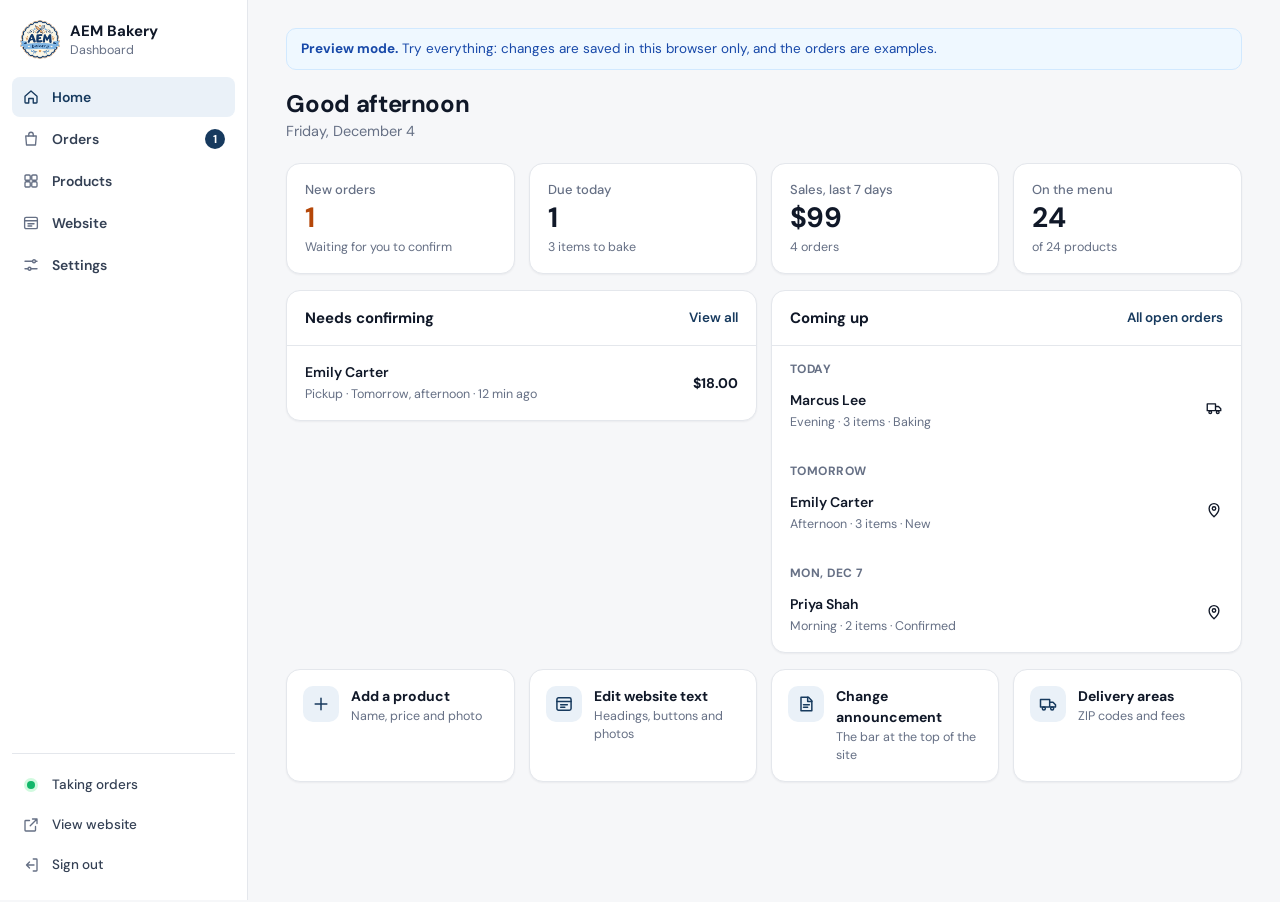
<file: index.html>
<!DOCTYPE html>
<html lang="en">
<head>
<meta charset="utf-8">
<meta name="viewport" content="width=device-width,initial-scale=1">
<title>AEM Bakery Dashboard</title>
<meta name="description" content="AEM Bakery — orders, products and website dashboard.">
<meta property="og:type" content="website">
<meta property="og:title" content="AEM Bakery">
<meta property="og:description" content="Home bakery in Ramsey, Minnesota. Fresh bakes made to order.">
<meta property="og:image" content="/assets/og-image.jpg">
<meta property="og:image:width" content="1200">
<meta property="og:image:height" content="630">
<meta property="og:image:alt" content="AEM Bakery logo">
<meta name="twitter:card" content="summary_large_image">
<meta name="twitter:title" content="AEM Bakery">
<meta name="twitter:description" content="Home bakery in Ramsey, Minnesota. Fresh bakes made to order.">
<meta name="twitter:image" content="/assets/og-image.jpg">
<meta http-equiv="refresh" content="0; url=/admin.html">
<script>location.replace('/admin.html');</script>
</head>
<body>
  <p><a href="/admin.html">Open dashboard</a></p>
</body>
</html>
</file>
<file: admin.css>
/* AEM Bakery — owner dashboard */
@font-face{font-family:'DM Sans';font-style:normal;font-weight:100 1000;font-display:swap;src:url(assets/fonts/dm-sans-latin-wght-normal.woff2) format('woff2')}
:root{
  --bg:#f6f7f9;--surface:#fff;--subtle:#f2f4f7;--line:#e4e7ec;--line-2:#d0d5dd;
  --text:#101828;--text-2:#344054;--muted:#667085;--faint:#98a2b3;
  --brand:#173a5e;--brand-2:#1f4b78;--brand-tint:#eaf1f8;
  --ok:#067647;--ok-bg:#ecfdf3;--warn:#b54708;--warn-bg:#fffaeb;--bad:#b42318;--bad-bg:#fef3f2;--info:#175cd3;--info-bg:#eff8ff;
  --r:10px;--r-lg:14px;--sh:0 1px 2px rgba(16,24,40,.05);--sh-lg:0 20px 40px -12px rgba(16,24,40,.22);
  --side:248px;--ease:cubic-bezier(.2,.7,.2,1)
}
*,*::before,*::after{box-sizing:border-box}
html{-webkit-text-size-adjust:100%}
body{margin:0;background:var(--bg);color:var(--text);font:400 14.5px/1.5 'DM Sans',system-ui,-apple-system,'Segoe UI',sans-serif;-webkit-font-smoothing:antialiased}
[hidden]{display:none!important}
h1,h2,h3,p{margin:0}
button,input,select,textarea{font:inherit;color:inherit}
button{cursor:pointer;background:none;border:0;padding:0}
a{color:inherit}
svg{width:18px;height:18px;fill:none;stroke:currentColor;stroke-width:1.8;stroke-linecap:round;stroke-linejoin:round;flex:none}
:focus-visible{outline:2px solid var(--brand);outline-offset:2px}
.muted{color:var(--muted);font-size:13px}
.grow{flex:1}

/* buttons + fields */
.btn{text-decoration:none;display:inline-flex;align-items:center;justify-content:center;gap:8px;height:38px;padding:0 14px;border-radius:var(--r);border:1px solid var(--line-2);background:var(--surface);color:var(--text-2);font-weight:600;font-size:14px;box-shadow:var(--sh);white-space:nowrap;transition:background .15s,border-color .15s,color .15s}
.btn:hover{background:var(--subtle)}
.btn.primary{background:var(--brand);border-color:var(--brand);color:#fff}
.btn.primary:hover{background:var(--brand-2)}
.btn.sm{height:32px;padding:0 11px;font-size:13px}
.btn.block{width:100%}
.btn.danger-ghost{border-color:transparent;box-shadow:none;color:var(--bad);padding:0 8px}
.btn.danger-ghost:hover{background:var(--bad-bg)}
.btn[disabled]{opacity:.5;pointer-events:none}
.btn svg{width:16px;height:16px}
.link-btn{display:inline-flex;align-items:center;gap:6px;color:var(--brand);font-weight:600;font-size:13.5px}
.link-btn:hover{text-decoration:underline}
.link-btn svg{width:16px;height:16px}
.icon-btn{display:grid;place-items:center;width:38px;height:38px;border-radius:var(--r);color:var(--text-2)}
.icon-btn:hover{background:var(--subtle)}
.fld{display:grid;gap:6px;font-size:13.5px;font-weight:600;color:var(--text-2)}
.fld input,.fld select,.fld textarea,.select,.ci input,.ci textarea,.rule input,.zone input{width:100%;min-height:40px;padding:8px 12px;border:1px solid var(--line-2);border-radius:var(--r);background:#fff;font-size:15px;font-weight:400;color:var(--text);box-shadow:var(--sh);transition:border-color .15s,box-shadow .15s}
.fld textarea,.ci textarea{resize:vertical;line-height:1.5}
.fld input:focus,.fld select:focus,.fld textarea:focus,.select:focus,.ci input:focus,.ci textarea:focus,.rule input:focus,.zone input:focus{outline:none;border-color:var(--brand);box-shadow:0 0 0 3px var(--brand-tint)}
.fld.bad input{border-color:var(--bad)}
.help{font-weight:400;color:var(--muted);font-size:12.5px}
.select{width:auto;padding-right:32px;appearance:none;background:#fff url("data:image/svg+xml,%3Csvg xmlns='http://www.w3.org/2000/svg' viewBox='0 0 24 24' fill='none' stroke='%23667085' stroke-width='2' stroke-linecap='round'%3E%3Cpath d='m7 10 5 5 5-5'/%3E%3C/svg%3E") no-repeat right 10px center/16px;font-size:14px}
.fld select{appearance:none;background:#fff url("data:image/svg+xml,%3Csvg xmlns='http://www.w3.org/2000/svg' viewBox='0 0 24 24' fill='none' stroke='%23667085' stroke-width='2' stroke-linecap='round'%3E%3Cpath d='m7 10 5 5 5-5'/%3E%3C/svg%3E") no-repeat right 10px center/16px;padding-right:32px}
.unit{position:relative;display:block}
.unit em{position:absolute;top:50%;transform:translateY(-50%);right:12px;font-style:normal;font-weight:500;color:var(--muted);font-size:14px;pointer-events:none}
.unit input{padding-right:60px}
.unit.pre em{left:12px;right:auto}
.unit.pre input{padding-left:26px;padding-right:12px}
.fld.short{max-width:320px}
.two{display:grid;grid-template-columns:1fr 1fr;gap:14px}
.switch-row{display:flex;align-items:center;justify-content:space-between;gap:16px;padding:12px 0;cursor:pointer}
.switch-row b{display:block;font-weight:600;font-size:14px;color:var(--text)}
.switch-row small{display:block;color:var(--muted);font-size:13px}
.switch{position:relative;flex:none;width:40px;height:24px}
.switch input{position:absolute;inset:0;opacity:0;margin:0;cursor:pointer}
.switch i{position:absolute;inset:0;border-radius:999px;background:var(--line-2);transition:background .2s;pointer-events:none}
.switch i::after{content:'';position:absolute;top:2px;left:2px;width:20px;height:20px;border-radius:50%;background:#fff;box-shadow:0 1px 3px rgba(16,24,40,.2);transition:transform .2s var(--ease)}
.switch input:checked+i{background:var(--brand)}
.switch input:checked+i::after{transform:translateX(16px)}
.switch input:focus-visible+i{outline:2px solid var(--brand);outline-offset:2px}
.alert{padding:10px 12px;border-radius:var(--r);font-size:13.5px}
.alert.bad{background:var(--bad-bg);color:var(--bad)}

/* auth */
.auth{min-height:100dvh;display:grid;place-items:center;padding:24px}
.auth-card{width:min(400px,100%);background:#fff;border:1px solid var(--line);border-radius:16px;padding:32px 28px;box-shadow:var(--sh-lg);display:grid;gap:14px;text-align:center}
.auth-card img{margin:0 auto}
.auth-card h1{font-size:22px;font-weight:700;letter-spacing:-.01em}
.auth-card>p{color:var(--muted);margin-top:-8px}
.auth-card .fld{text-align:left}

/* shell */
.app{min-height:100dvh}
.side{position:fixed;inset:0 auto 0 0;width:var(--side);background:#fff;border-right:1px solid var(--line);display:flex;flex-direction:column;padding:16px 12px;z-index:30}
.brand{display:flex;align-items:center;gap:10px;padding:4px 8px 18px;text-decoration:none}
.brand b{display:block;font-size:15px;color:var(--text)}
.brand small{display:block;color:var(--muted);font-size:12.5px;margin-top:-2px}
.nav{display:grid;gap:2px}
.nav button{position:relative;display:flex;align-items:center;gap:12px;height:40px;padding:0 10px;border-radius:8px;color:var(--text-2);font-weight:600;font-size:14px;text-align:left}
.nav button svg{color:var(--muted)}
.nav button:hover{background:var(--subtle)}
.nav button.on{background:var(--brand-tint);color:var(--brand)}
.nav button.on svg{color:var(--brand)}
.badge{margin-left:auto;min-width:20px;height:20px;padding:0 6px;border-radius:999px;background:var(--brand);color:#fff;font-size:11.5px;font-weight:700;display:inline-grid;place-items:center}
.side-foot{margin-top:auto;display:grid;gap:2px;padding-top:12px;border-top:1px solid var(--line)}
.side-foot a,.side-foot button{display:flex;align-items:center;gap:12px;height:38px;padding:0 10px;border-radius:8px;color:var(--text-2);font-weight:500;font-size:13.5px;text-decoration:none;text-align:left}
.side-foot a:hover,.side-foot button:hover{background:var(--subtle)}
.side-foot svg{color:var(--muted)}
.store-state i{width:8px;height:8px;margin:0 5px;border-radius:50%;background:#12b76a;box-shadow:0 0 0 3px #d1fadf}
.store-state.off i{background:var(--warn);box-shadow:0 0 0 3px #fef0c7}
.mtop{display:none}
.main{margin-left:var(--side);padding:28px clamp(20px,3vw,40px) 120px;max-width:calc(1240px + var(--side));min-width:0}
.tabbar{display:none}
.demo{margin-bottom:20px;padding:10px 14px;border-radius:var(--r);background:var(--info-bg);color:#1849a9;font-size:13.5px;border:1px solid #d1e9ff}

/* page header */
.ph{display:flex;justify-content:space-between;align-items:flex-end;gap:16px;flex-wrap:wrap;margin-bottom:20px}
.ph h1{font-size:24px;font-weight:700;letter-spacing:-.015em;line-height:1.2}
.ph p{color:var(--muted);margin-top:2px}
.ph-tools{display:flex;gap:10px;align-items:center;flex-wrap:wrap}
.search{position:relative;display:block}
.search svg{position:absolute;left:11px;top:50%;transform:translateY(-50%);color:var(--faint);width:17px;height:17px}
.search input{width:260px;height:38px;padding:0 12px 0 36px;border:1px solid var(--line-2);border-radius:var(--r);background:#fff;box-shadow:var(--sh);font-size:14px}
.search input:focus{outline:none;border-color:var(--brand);box-shadow:0 0 0 3px var(--brand-tint)}
.card{background:var(--surface);border:1px solid var(--line);border-radius:var(--r-lg);box-shadow:var(--sh)}
.card-h{display:flex;justify-content:space-between;align-items:center;gap:12px;padding:16px 18px;border-bottom:1px solid var(--line)}
.card-h h2{font-size:15px;font-weight:700}
.empty{padding:32px 18px;text-align:center;color:var(--muted);font-size:14px}
.empty b{display:block;color:var(--text-2);font-size:15px;margin-bottom:2px}

/* segmented tabs */
.seg{display:flex;gap:4px;margin-bottom:16px;padding:4px;background:var(--subtle);border-radius:12px;width:max-content;max-width:100%;overflow-x:auto;scrollbar-width:none}
.seg::-webkit-scrollbar{display:none}
.seg button{display:inline-flex;align-items:center;gap:6px;height:32px;padding:0 12px;border-radius:8px;font-weight:600;font-size:13.5px;color:var(--muted);white-space:nowrap}
.seg button:hover{color:var(--text)}
.seg button.on{background:#fff;color:var(--text);box-shadow:0 1px 3px rgba(16,24,40,.1)}
.seg button em{font-style:normal;font-size:12px;color:var(--faint);font-weight:600}
.seg button.on em{color:var(--muted)}

/* status pills */
.pill{display:inline-flex;align-items:center;gap:6px;height:24px;padding:0 9px;border-radius:999px;font-size:12px;font-weight:600;white-space:nowrap}
.pill::before{content:'';width:6px;height:6px;border-radius:50%;background:currentColor}
.s-new{background:var(--warn-bg);color:var(--warn)}
.s-confirmed{background:var(--info-bg);color:var(--info)}
.s-baking{background:#fdf2fa;color:#c11574}
.s-ready{background:var(--ok-bg);color:var(--ok)}
.s-completed{background:var(--subtle);color:var(--muted)}
.s-cancelled{background:var(--bad-bg);color:var(--bad)}
.pill.hidden-p{background:var(--subtle);color:var(--muted)}

/* home */
.paused-bar{display:flex;align-items:center;gap:12px;flex-wrap:wrap;margin-bottom:16px;padding:12px 16px;border-radius:var(--r-lg);background:var(--warn-bg);border:1px solid #fedf89;color:#93370d;font-size:14px}
.paused-bar span{flex:1;min-width:200px}
.stats{display:grid;grid-template-columns:repeat(4,1fr);gap:14px;margin-bottom:16px}
.stat{padding:16px 18px;text-align:left;background:#fff;border:1px solid var(--line);border-radius:var(--r-lg);box-shadow:var(--sh);transition:border-color .15s}
button.stat:hover{border-color:var(--line-2)}
.stat span{display:block;color:var(--muted);font-size:13px;font-weight:500}
.stat b{display:block;font-size:28px;font-weight:700;letter-spacing:-.02em;margin-top:4px;line-height:1.1}
.stat small{display:block;color:var(--muted);font-size:12.5px;margin-top:4px}
.stat.hot b{color:var(--warn)}
.home-grid{display:grid;grid-template-columns:1fr 1fr;gap:14px;margin-bottom:16px;align-items:start}
.mini-list{list-style:none;margin:0;padding:6px}
.mini{display:grid;grid-template-columns:1fr auto;gap:2px 12px;width:100%;padding:10px 12px;border-radius:10px;text-align:left}
.mini:hover{background:var(--subtle)}
.mini b{font-weight:600;font-size:14px}
.mini small{grid-column:1;color:var(--muted);font-size:12.5px}
.mini strong{grid-row:1/3;grid-column:2;align-self:center;font-size:14px}
.day{padding:6px}
.day h3{padding:8px 12px 2px;font-size:12px;font-weight:700;color:var(--muted);text-transform:uppercase;letter-spacing:.04em}
.quick{display:grid;grid-template-columns:repeat(4,1fr);gap:14px}
.quick-a{display:flex;gap:12px;align-items:flex-start;padding:16px;text-align:left;background:#fff;border:1px solid var(--line);border-radius:var(--r-lg);box-shadow:var(--sh);transition:border-color .15s,transform .15s}
.quick-a:hover{border-color:var(--line-2);transform:translateY(-1px)}
.quick-a>svg{width:36px;height:36px;padding:8px;border-radius:10px;background:var(--brand-tint);color:var(--brand)}
.quick-a b{display:block;font-size:14px}
.quick-a small{display:block;color:var(--muted);font-size:12.5px}

/* orders */
.orders{display:grid;grid-template-columns:minmax(0,1fr) minmax(0,1.15fr);gap:16px;align-items:start}
.o-list{background:#fff;border:1px solid var(--line);border-radius:var(--r-lg);box-shadow:var(--sh);overflow:hidden}
.o-row{display:grid;grid-template-columns:minmax(0,1fr) auto;gap:3px 12px;width:100%;padding:14px 16px;text-align:left;border-bottom:1px solid var(--line);transition:background .12s}
.o-row:last-child{border-bottom:0}
.o-row:hover{background:#fafbfc}
.o-row.on{background:var(--brand-tint);box-shadow:inset 3px 0 0 var(--brand)}
.o-row .who{font-weight:600;font-size:14.5px;overflow:hidden;text-overflow:ellipsis;white-space:nowrap}
.o-row .amt{font-weight:700;font-size:14.5px;text-align:right}
.o-row .meta{color:var(--muted);font-size:13px;overflow:hidden;text-overflow:ellipsis;white-space:nowrap}
.o-row .meta b{color:var(--text-2);font-weight:600}
.o-row .pill{justify-self:end}
.o-row .ago{grid-column:1/-1;color:var(--faint);font-size:12px}
.o-detail{background:#fff;border:1px solid var(--line);border-radius:var(--r-lg);box-shadow:var(--sh);position:sticky;top:20px;max-height:calc(100dvh - 40px);overflow-y:auto}
.od-empty{display:grid;place-items:center;min-height:320px;color:var(--muted);text-align:center;padding:24px}
.od-empty svg{width:40px;height:40px;color:var(--faint);margin:0 auto 8px;stroke-width:1.4}
.od-h{display:flex;align-items:flex-start;gap:12px;padding:18px 20px;border-bottom:1px solid var(--line)}
.od-h h2{font-size:19px;font-weight:700;letter-spacing:-.01em}
.od-h p{color:var(--muted);font-size:13px}
.od-h .back{display:none}
.od-next{display:flex;gap:10px;align-items:center;flex-wrap:wrap;padding:14px 20px;border-bottom:1px solid var(--line);background:#fafbfc}
.od-next .select{height:38px}
.od-sec{padding:16px 20px;border-bottom:1px solid var(--line)}
.od-sec:last-child{border-bottom:0}
.od-sec h3{font-size:12px;font-weight:700;color:var(--muted);text-transform:uppercase;letter-spacing:.04em;margin-bottom:10px}
.od-facts{display:grid;grid-template-columns:1fr 1fr;gap:12px}
.fact{display:flex;gap:10px;align-items:flex-start;font-size:14px}
.fact svg{color:var(--muted);margin-top:2px}
.fact b{display:block;font-weight:600}
.fact a{color:var(--brand);font-weight:500;text-decoration:none;word-break:break-all}
.fact a:hover{text-decoration:underline}
.note{padding:12px 14px;border-radius:var(--r);background:var(--warn-bg);color:#7a2e0e;font-size:14px;white-space:pre-wrap}
.items{list-style:none;margin:0;padding:0}
.items>li{display:grid;grid-template-columns:auto 1fr auto;gap:12px;align-items:start;padding:10px 0;border-bottom:1px dashed var(--line);font-size:14px}
.items>li:last-child{border-bottom:0}
.items .q{min-width:28px;height:24px;padding:0 6px;border-radius:6px;background:var(--subtle);font-weight:700;font-size:12.5px;display:grid;place-items:center}
.items small{display:block;color:var(--muted);font-size:12.5px}
.items ul{margin:6px 0 0;padding-left:18px;color:var(--text-2);font-size:13px;display:grid;gap:1px}
.items .basket .q{background:var(--brand-tint);color:var(--brand)}
.sums{margin-top:10px;padding-top:10px;border-top:1px solid var(--line);display:grid;gap:4px;font-size:14px}
.sums div{display:flex;justify-content:space-between}
.sums .tot{font-weight:700;font-size:16px;padding-top:4px}
.od-actions{display:flex;gap:8px;flex-wrap:wrap}

/* products */
.table{background:#fff;border:1px solid var(--line);border-radius:var(--r-lg);box-shadow:var(--sh);overflow:hidden}
.t-head,.p-row{display:grid;grid-template-columns:56px minmax(0,2.4fr) minmax(0,1.2fr) 90px 110px 28px;gap:14px;align-items:center;padding:0 16px}
.t-head{height:40px;background:#fafbfc;border-bottom:1px solid var(--line);color:var(--muted);font-size:12px;font-weight:600;text-transform:uppercase;letter-spacing:.04em}
.p-row{min-height:72px;border-bottom:1px solid var(--line);cursor:pointer;transition:background .12s}
.p-row:last-child{border-bottom:0}
.p-row:hover{background:#fafbfc}
.p-row img{width:48px;height:48px;border-radius:10px;object-fit:cover;background:var(--subtle)}
.p-row.off img{filter:grayscale(.8);opacity:.6}
.p-name b{display:block;font-weight:600;font-size:14.5px;overflow:hidden;text-overflow:ellipsis;white-space:nowrap}
.p-name small{display:block;color:var(--muted);font-size:12.5px;overflow:hidden;text-overflow:ellipsis;white-space:nowrap}
.p-cat{color:var(--text-2);font-size:13.5px}
.p-price{font-weight:600}
.p-on{display:flex;align-items:center;gap:8px;font-size:12.5px;color:var(--muted)}
.p-row>svg{color:var(--faint)}

/* website content */
.content-wrap{display:grid;grid-template-columns:220px minmax(0,1fr);gap:20px;align-items:start}
.pages{position:sticky;top:20px;display:grid;gap:2px;background:#fff;border:1px solid var(--line);border-radius:var(--r-lg);padding:6px;box-shadow:var(--sh)}
.pages button{display:flex;justify-content:space-between;align-items:center;gap:8px;height:38px;padding:0 10px;border-radius:8px;font-weight:600;font-size:14px;color:var(--text-2);text-align:left}
.pages button:hover{background:var(--subtle)}
.pages button.on{background:var(--brand-tint);color:var(--brand)}
.pages em{font-style:normal;font-size:11.5px;font-weight:700;color:var(--warn);background:var(--warn-bg);padding:1px 7px;border-radius:999px}
.pages-select{display:none}
.content-body{display:grid;gap:14px;min-width:0}
.c-top{display:flex;justify-content:space-between;align-items:center;gap:12px;flex-wrap:wrap}
.c-top h2{font-size:18px;font-weight:700}
.sec .card-h h2{font-size:14.5px}
.sec-b{padding:4px 18px}
.ci{display:grid;gap:6px;padding:14px 0;border-bottom:1px solid var(--line)}
.ci:last-child{border-bottom:0}
.ci-l{display:flex;align-items:center;gap:8px;font-size:12.5px;font-weight:600;color:var(--muted)}
.ci-l .tag{font-size:11px;font-weight:700;padding:1px 7px;border-radius:999px}
.tag.edited{background:var(--info-bg);color:var(--info)}
.tag.unsaved{background:var(--warn-bg);color:var(--warn)}
.ci.changed input,.ci.changed textarea{border-color:#fdb022;box-shadow:0 0 0 3px #fef0c7}
.ci-reset{margin-left:auto;color:var(--muted);font-size:12.5px;font-weight:600}
.ci-reset:hover{color:var(--text);text-decoration:underline}
.ci-img{grid-template-columns:132px minmax(0,1fr);align-items:center;gap:16px}
.ci-img img{width:132px;height:88px;object-fit:cover;border-radius:10px;border:1px solid var(--line);background:var(--subtle)}
.ci-img.changed img{outline:3px solid #fef0c7;outline-offset:0;border-color:#fdb022}
.ci-img .ci-l{margin-bottom:6px}
.ci-img .alt{display:block;color:var(--text-2);font-size:13.5px;margin-bottom:8px}

/* settings */
.settings{display:grid;gap:16px;max-width:900px}
.set{display:grid;grid-template-columns:minmax(0,1fr) minmax(0,1.5fr);gap:24px;padding:22px}
.set-h h2{font-size:15px;font-weight:700}
.set-h p{color:var(--muted);font-size:13.5px;margin-top:4px}
.set-b{display:grid;gap:14px;align-content:start}
.set-b.two{grid-template-columns:1fr 1fr}
.set-b .switch-row{padding:0}
.ann-preview{padding:8px 12px;border-radius:8px;background:#173a5e;color:#fff;font-size:12.5px;font-weight:600;text-align:center;min-height:34px}
.rules,.zones{display:grid;gap:8px}
.rule{display:grid;grid-template-columns:minmax(0,1fr) minmax(0,1fr) 38px;gap:8px;align-items:end}
.rule .fld{font-size:12px}
.rule input{min-height:38px}
.zone{display:grid;grid-template-columns:minmax(0,1fr) minmax(0,1.4fr) 96px 38px;gap:8px;align-items:end}
.zone .fld{font-size:12px}
.zone input{min-height:38px}
.zone .unit.pre input{padding-left:22px}
.zone .unit.pre em{left:10px}
.zone .icon-btn,.rule .icon-btn{color:var(--muted)}
.zone .icon-btn:hover,.rule .icon-btn:hover{color:var(--bad);background:var(--bad-bg)}
.pay-state{display:flex;gap:8px;align-items:center;font-size:13px;font-weight:600}
.pay-state.on{color:var(--ok)}
.pay-state.off{color:var(--warn)}
.pay-state svg{width:16px;height:16px}

/* save bar */
.savebar{position:fixed;left:calc(var(--side) + 24px);right:24px;bottom:20px;z-index:40;display:flex;align-items:center;justify-content:space-between;gap:12px;max-width:760px;margin:0 auto;padding:10px 10px 10px 18px;border-radius:14px;background:#101828;color:#fff;box-shadow:var(--sh-lg);animation:up .25s var(--ease)}
.savebar span{font-weight:600;font-size:14px}
.savebar div{display:flex;gap:8px}
.savebar .btn{box-shadow:none}
.savebar .btn:not(.primary){background:transparent;border-color:#475467;color:#fff}
.savebar .btn:not(.primary):hover{background:#1d2939}
.savebar .btn.primary{background:#fff;color:#101828;border-color:#fff}
@keyframes up{from{transform:translateY(16px);opacity:0}}

/* sheets / dialogs */
dialog{border:0;padding:0;color:inherit;background:transparent}
.sheet{position:fixed;inset:0 0 0 auto;margin:0;width:min(480px,100vw);height:100dvh;max-height:100dvh;max-width:100vw}
.sheet.wide{width:min(720px,100vw)}
.sheet::backdrop,.confirm::backdrop{background:rgba(16,24,40,.45);backdrop-filter:blur(2px)}
.sheet[open]{animation:slide .28s var(--ease)}
@keyframes slide{from{transform:translateX(30px);opacity:0}}
.sheet-in{display:flex;flex-direction:column;height:100%;background:#fff;box-shadow:var(--sh-lg)}
.sheet-h{display:flex;align-items:center;gap:8px;padding:12px 14px;border-bottom:1px solid var(--line)}
.sheet-h h2{font-size:17px;font-weight:700}
.sheet-b{flex:1;overflow-y:auto;padding:20px;display:grid;gap:16px;align-content:start}
.sheet-f{display:flex;align-items:center;gap:8px;padding:12px 16px calc(12px + env(safe-area-inset-bottom));border-top:1px solid var(--line)}
.photo-field{display:flex;gap:16px;align-items:center}
.photo-field img{width:96px;height:96px;border-radius:12px;object-fit:cover;background:var(--subtle);border:1px solid var(--line)}
.photo-field b{display:block;font-size:14px}
.photo-field small{display:block;color:var(--muted);font-size:12.5px;margin-bottom:8px}
.drop{position:relative;display:grid;justify-items:center;gap:4px;padding:22px;border:1.5px dashed var(--line-2);border-radius:var(--r-lg);text-align:center;cursor:pointer;transition:border-color .15s,background .15s}
.drop:hover{border-color:var(--brand);background:var(--brand-tint)}
.drop input{position:absolute;inset:0;opacity:0;cursor:pointer}
.drop svg{width:28px;height:28px;color:var(--brand)}
.drop small{color:var(--muted)}
.library{display:grid;grid-template-columns:repeat(auto-fill,minmax(104px,1fr));gap:8px}
.library button{aspect-ratio:1;border-radius:10px;overflow:hidden;border:2px solid transparent;background:var(--subtle)}
.library button:hover,.library button:focus-visible{border-color:var(--brand)}
.library img{width:100%;height:100%;object-fit:cover;display:block}
.confirm{width:min(400px,calc(100vw - 32px));margin:auto}
.confirm form{background:#fff;border-radius:16px;padding:22px;box-shadow:var(--sh-lg)}
.confirm h2{font-size:17px;font-weight:700}
.confirm p{color:var(--muted);margin-top:6px}
.confirm-f{display:flex;justify-content:flex-end;gap:8px;margin-top:20px}
.confirm .btn.primary.danger{background:var(--bad);border-color:var(--bad)}

/* toast */
.toast{position:fixed;left:50%;top:20px;z-index:100;transform:translate(-50%,-12px);opacity:0;visibility:hidden;display:flex;align-items:center;gap:8px;max-width:calc(100vw - 32px);padding:10px 16px;border-radius:12px;background:#101828;color:#fff;font-weight:600;font-size:14px;box-shadow:var(--sh-lg);transition:transform .25s var(--ease),opacity .25s,visibility .25s}
.toast.show{transform:translate(-50%,0);opacity:1;visibility:visible}
.toast svg{width:16px;height:16px;color:#32d583}
.toast.bad{background:var(--bad)}
.toast.bad svg{color:#fff}

/* responsive */
@media(max-width:1180px){.stats,.quick{grid-template-columns:repeat(2,1fr)}.set{grid-template-columns:1fr;gap:14px}}
@media(max-width:1024px){.orders{grid-template-columns:1fr}.o-detail{display:none}
  .orders.open .o-list{display:none}.orders.open .o-detail{display:block;position:static;max-height:none}
  .od-h .back{display:grid;margin:-6px 0 0 -8px}
  [data-panel=orders]:has(.orders.open) .ph,[data-panel=orders]:has(.orders.open) .seg{display:none}}
@media(max-width:860px){
  :root{--side:0px}
  .side{display:none}
  .mtop{position:sticky;top:0;z-index:30;display:flex;align-items:center;gap:10px;height:56px;padding:0 12px 0 16px;background:rgba(255,255,255,.92);backdrop-filter:blur(10px);border-bottom:1px solid var(--line)}
  .mtop strong{flex:1;font-size:16px;font-weight:700}
  .main{margin:0;padding:16px 16px calc(96px + env(safe-area-inset-bottom))}
  .tabbar{position:fixed;inset:auto 0 0;z-index:30;display:grid;grid-template-columns:repeat(5,1fr);padding:6px 4px calc(6px + env(safe-area-inset-bottom));background:rgba(255,255,255,.96);backdrop-filter:blur(10px);border-top:1px solid var(--line)}
  .tabbar button{position:relative;display:grid;justify-items:center;gap:2px;padding:6px 0;border-radius:10px;font-size:11px;font-weight:600;color:var(--muted)}
  .tabbar button svg{width:22px;height:22px}
  .tabbar button.on{color:var(--brand)}
  .tabbar .badge{position:absolute;top:0;left:calc(50% + 6px);margin:0;min-width:18px;height:18px;font-size:10.5px;padding:0 5px}
  .ph{margin-bottom:14px}
  .ph h1{font-size:21px}
  .ph-tools{width:100%}
  .search{flex:1}
  .search input{width:100%}
  .stats{gap:10px}
  .stat{padding:14px}
  .stat b{font-size:24px}
  .home-grid{grid-template-columns:1fr}
  .quick{grid-template-columns:1fr;gap:8px}
  .t-head{display:none}
  .p-row{grid-template-columns:52px minmax(0,1fr) auto;grid-template-areas:"img name price" "img cat on";gap:2px 12px;padding:12px 14px}
  .p-row img{grid-area:img}
  .p-name{grid-area:name}
  .p-cat{grid-area:cat;font-size:12.5px;color:var(--muted)}
  .p-price{grid-area:price;text-align:right}
  .p-on{grid-area:on;justify-self:end}
  .p-row>svg{display:none}
  .content-wrap{grid-template-columns:1fr;gap:12px}
  .pages{display:none}
  .pages-select{display:block;width:100%;height:42px}
  .sec-b{padding:2px 14px}
  .ci-img{grid-template-columns:96px minmax(0,1fr);gap:12px}
  .ci-img img{width:96px;height:72px}
  .set{padding:16px}
  .set-b.two,.two{grid-template-columns:1fr}
  .zone{grid-template-columns:minmax(0,1fr) 88px 38px;grid-template-areas:"name fee del" "zips zips zips"}
  .zone>.z-name{grid-area:name}.zone>.z-zips{grid-area:zips}.zone>.z-fee{grid-area:fee}.zone>.icon-btn{grid-area:del}
  .zone{padding-bottom:10px;border-bottom:1px dashed var(--line)}
  .od-facts{grid-template-columns:1fr}
  .od-next{display:grid;grid-template-columns:1fr}
  .od-next .btn,.od-next .select{width:100%;height:44px}
  .od-actions{display:grid;grid-template-columns:repeat(auto-fit,minmax(90px,1fr))}
  .od-actions .btn{height:44px}
  .demo{font-size:12.5px;padding:8px 12px;margin-bottom:14px}
  .od-h,.od-next,.od-sec{padding-left:16px;padding-right:16px}
  .savebar{left:12px;right:12px;bottom:calc(72px + env(safe-area-inset-bottom));padding:8px 8px 8px 14px}
  .savebar span{font-size:13px}
  .toast{top:64px;left:16px;right:16px;transform:translateY(-12px);justify-content:center}
  .toast.show{transform:none}
  .sheet,.sheet.wide{width:100vw}
  .sheet[open]{animation:rise .28s var(--ease)}
  .library{grid-template-columns:repeat(3,1fr)}
}
@keyframes rise{from{transform:translateY(24px);opacity:0}}
@media(prefers-reduced-motion:reduce){*,*::before,*::after{animation:none!important;transition:none!important}}
@media print{.side,.mtop,.tabbar,.ph,.seg,.o-list,.od-next,.od-actions,.demo,.savebar,.back{display:none!important}.main{margin:0;padding:0}.orders{display:block}.o-detail{display:block!important;border:0;box-shadow:none;position:static;max-height:none}}
</file>
